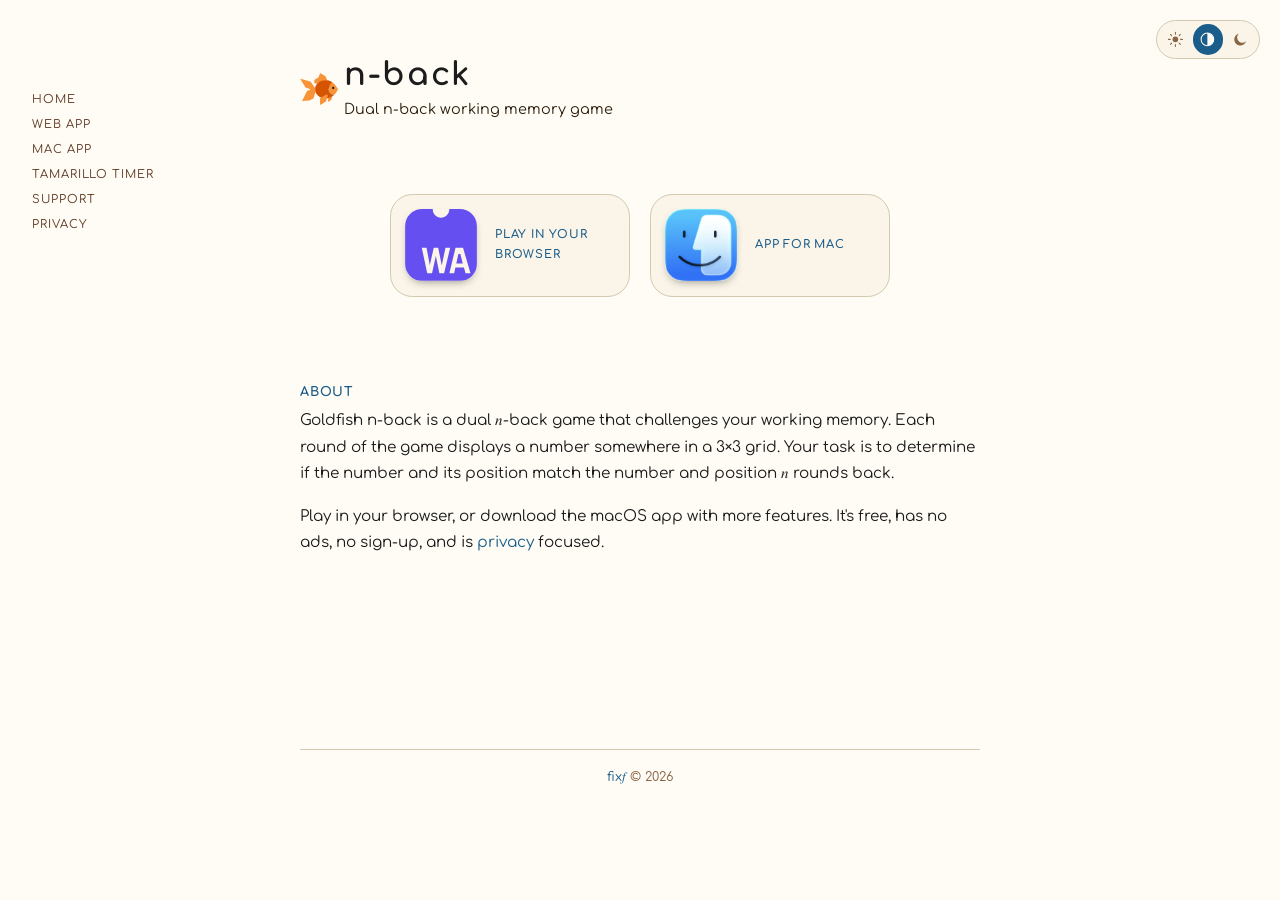
<file: index.html>
<!DOCTYPE html>
<html lang="en">

<head>
  <title>Goldfish n-back: Dual n-back working memory game</title>
  <meta name="viewport" content="width=device-width, initial-scale=1.0">
  <meta charset="utf-8">
  <script>(function(){try{var t=localStorage.getItem('theme');if(t==='light'||t==='dark'){document.documentElement.setAttribute('data-theme',t);}}catch(e){}})();</script>
  <meta name="description" content="Play Goldfish n-back in your browser or download the app. It's free. No sign-up. No ads. Challenge your working memory with the classic dual n-back game.">
  <meta name="robots" content="index, follow">

  <link rel="canonical" href="https://nback.xyz/">
  <link rel="icon" type="image/svg+xml" href="/favicon.svg">
  <link rel="apple-touch-icon" href="/apple-touch-icon.png">

  <meta property="og:type" content="website">
  <meta property="og:url" content="https://nback.xyz/">
  <meta property="og:title" content="Goldfish n-back">
  <meta property="og:description" content="A free dual n-back working memory game — play in your browser or download for Mac.">
  <meta property="og:image" content="https://nback.xyz/og-image.png">

  <!-- Shared studio chrome + app-specific overrides — both plain assets at the root. -->
  <link rel="stylesheet" href="/style.css">
  <link rel="stylesheet" href="/nback.css">
  <script src="/theme.js" defer></script>

  <script data-goatcounter="https://fixf.goatcounter.com/count"
          async src="//gc.zgo.at/count.js"></script>

  <script type="application/ld+json">
  {
    "@context": "https://schema.org",
    "@type": "SoftwareApplication",
    "name": "Goldfish n-back",
    "applicationCategory": "GameApplication",
    "operatingSystem": "Web, macOS",
    "url": "https://nback.xyz/",
    "downloadUrl": "https://nback.xyz/GoldfishNback.dmg",
    "screenshot": "https://nback.xyz/screenshots/main.2560.png",
    "offers": {
      "@type": "Offer",
      "price": "0",
      "priceCurrency": "USD"
    }
  }
  </script>
</head>

<body>

  <div class="theme-toggle" role="radiogroup" aria-label="Theme">
      <button type="button" data-theme-choice="light" role="radio" aria-checked="false" aria-label="Light" title="Light">
        <svg class="theme-toggle-icon" viewBox="0 0 24 24" aria-hidden="true">
          <circle cx="12" cy="12" r="4" fill="currentColor"/>
          <g stroke="currentColor" stroke-width="1.5" stroke-linecap="round">
            <line x1="12" y1="2" x2="12" y2="4.5"/>
            <line x1="12" y1="19.5" x2="12" y2="22"/>
            <line x1="2" y1="12" x2="4.5" y2="12"/>
            <line x1="19.5" y1="12" x2="22" y2="12"/>
            <line x1="4.93" y1="4.93" x2="6.64" y2="6.64"/>
            <line x1="17.36" y1="17.36" x2="19.07" y2="19.07"/>
            <line x1="4.93" y1="19.07" x2="6.64" y2="17.36"/>
            <line x1="17.36" y1="6.64" x2="19.07" y2="4.93"/>
          </g>
        </svg>
      </button>
      <button type="button" data-theme-choice="auto" role="radio" aria-checked="true" aria-label="Match system" title="Match system">
        <svg class="theme-toggle-icon" viewBox="0 0 24 24" aria-hidden="true">
          <circle cx="12" cy="12" r="9" fill="none" stroke="currentColor" stroke-width="1.5"/>
          <path d="M12 3a9 9 0 0 1 0 18Z" fill="currentColor"/>
        </svg>
      </button>
      <button type="button" data-theme-choice="dark" role="radio" aria-checked="false" aria-label="Dark" title="Dark">
        <svg class="theme-toggle-icon" viewBox="0 0 24 24" aria-hidden="true">
          <path d="M20 14.5A8.5 8.5 0 1 1 9.5 4a7 7 0 0 0 10.5 10.5Z" fill="currentColor"/>
        </svg>
      </button>
    </div>

  <div class="content">
    <div class="title-row">
      <img class="title-icon" src="/Goldfish20260726.svg" alt="" />
      <div class="title-text">
        <h1>n-back</h1>
        <p class="subtitle">Dual n-back working memory game</p>
      </div>
    </div>
  </div>

  <div class="content landing-cards">
    <a class="app-card" href="/web.html" aria-label="Play Goldfish n-back in your browser"
       data-goatcounter-click="play-web" data-goatcounter-title="Play in your browser">
      <img class="app-icon" src="/WebAssembly.svg" alt="" width="598" height="506" loading="eager">
      <span class="app-label">Play in your browser</span>
    </a>
    <a class="app-card" href="/mac.html" aria-label="Download Goldfish n-back for macOS"
       data-goatcounter-click="download-macos" data-goatcounter-title="Download for macOS">
      <img class="app-icon" src="/macOS.png" alt="" width="1024" height="1024" loading="eager">
      <div class="app-label">App for mac</div>
    </a>
  </div>

  <div class="content prose">
    <h2>About</h2>
    <p>
     Goldfish n-back is a dual 𝑛-back game that challenges your working memory.
     Each round of the game displays a number somewhere in a 3&times;3 grid.
     Your task is to determine if the number and its position match the number
     and position 𝑛 rounds back.
    </p>
    <p>
      Play in your browser, or download the macOS app with more features.
      It's free, has no ads, no sign-up, and is
      <a href="/privacy.html">privacy</a> focused.
    </p>
  </div>

  <nav class="sidebar" aria-label="Site links">
    <a class="sidebar-link" href="/">Home</a>
    <a class="sidebar-link" href="/web.html">Web App</a>
    <a class="sidebar-link" href="/mac.html">Mac App</a>
    <a class="sidebar-link" href="https://tamarillo.nz">Tamarillo Timer</a>
    <a class="sidebar-link" href="/support.html">Support</a>
    <a class="sidebar-link" href="/privacy.html">Privacy</a>
  </nav>

  <footer>
    <p><a href="https://fixf.dev/">fix𝑓</a> © 2026</p>
  </footer>

</body>

</html>
</file>
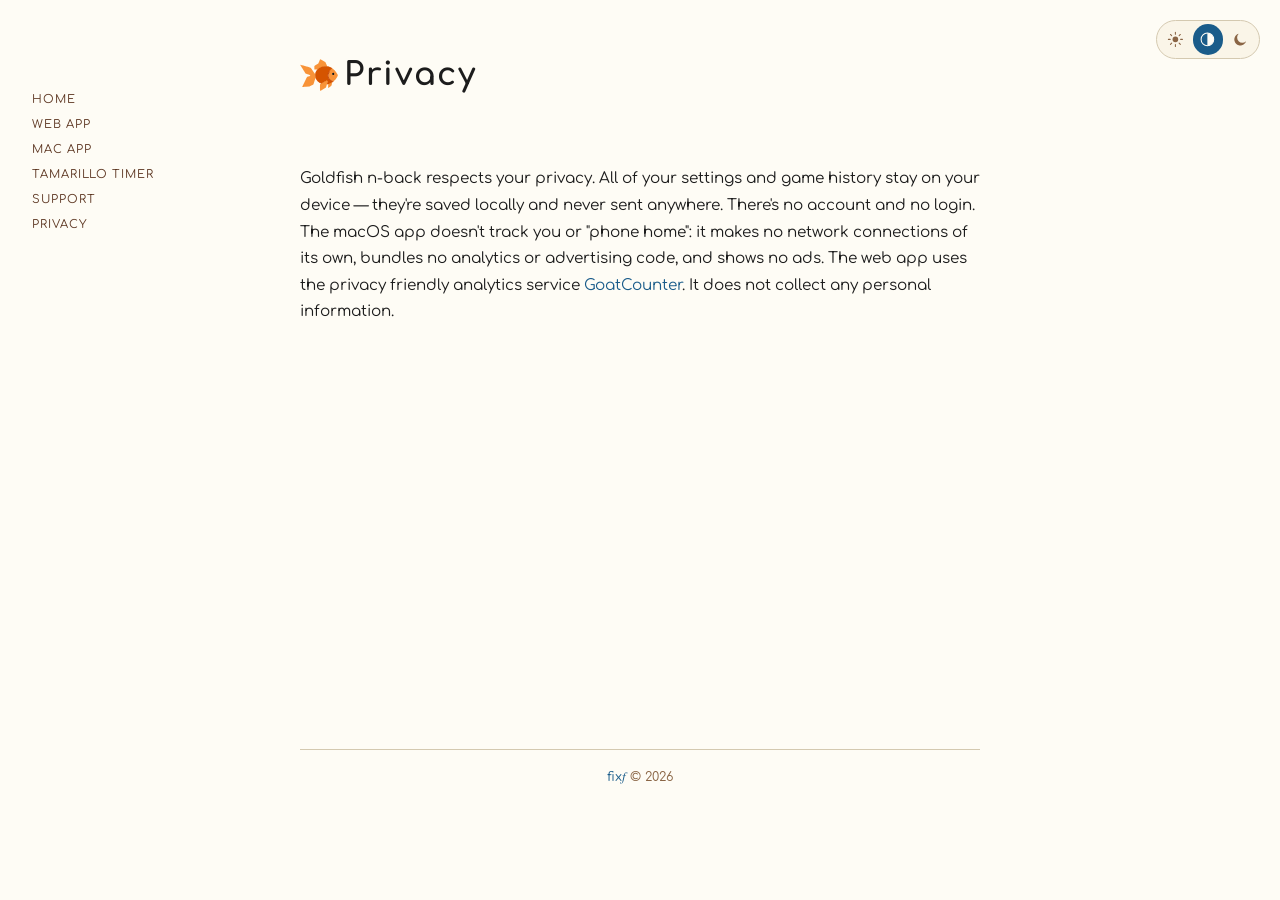
<file: privacy.html>
<!DOCTYPE html>
<html lang="en">

<head>
  <title>Privacy — goldfish n-back</title>
  <meta name="viewport" content="width=device-width, initial-scale=1.0">
  <meta charset="utf-8">
  <script>(function(){try{var t=localStorage.getItem('theme');if(t==='light'||t==='dark'){document.documentElement.setAttribute('data-theme',t);}}catch(e){}})();</script>
  <meta name="description" content="Privacy policy for Goldfish n-back — dual n-back working memory game for macOS.">
  <meta name="robots" content="noindex, follow">

  <link rel="canonical" href="https://nback.xyz/privacy.html">
  <link rel="icon" type="image/svg+xml" href="/favicon.svg">
  <link rel="apple-touch-icon" href="/apple-touch-icon.png">

  <!-- Shared studio chrome + app-specific overrides — both plain assets at the root. -->
  <link rel="stylesheet" href="/style.css">
  <link rel="stylesheet" href="/nback.css">
  <script src="/theme.js" defer></script>

  <script data-goatcounter="https://fixf.goatcounter.com/count"
          async src="//gc.zgo.at/count.js"></script>
</head>

<body>

  <div class="theme-toggle" role="radiogroup" aria-label="Theme">
      <button type="button" data-theme-choice="light" role="radio" aria-checked="false" aria-label="Light" title="Light">
        <svg class="theme-toggle-icon" viewBox="0 0 24 24" aria-hidden="true">
          <circle cx="12" cy="12" r="4" fill="currentColor"/>
          <g stroke="currentColor" stroke-width="1.5" stroke-linecap="round">
            <line x1="12" y1="2" x2="12" y2="4.5"/>
            <line x1="12" y1="19.5" x2="12" y2="22"/>
            <line x1="2" y1="12" x2="4.5" y2="12"/>
            <line x1="19.5" y1="12" x2="22" y2="12"/>
            <line x1="4.93" y1="4.93" x2="6.64" y2="6.64"/>
            <line x1="17.36" y1="17.36" x2="19.07" y2="19.07"/>
            <line x1="4.93" y1="19.07" x2="6.64" y2="17.36"/>
            <line x1="17.36" y1="6.64" x2="19.07" y2="4.93"/>
          </g>
        </svg>
      </button>
      <button type="button" data-theme-choice="auto" role="radio" aria-checked="true" aria-label="Match system" title="Match system">
        <svg class="theme-toggle-icon" viewBox="0 0 24 24" aria-hidden="true">
          <circle cx="12" cy="12" r="9" fill="none" stroke="currentColor" stroke-width="1.5"/>
          <path d="M12 3a9 9 0 0 1 0 18Z" fill="currentColor"/>
        </svg>
      </button>
      <button type="button" data-theme-choice="dark" role="radio" aria-checked="false" aria-label="Dark" title="Dark">
        <svg class="theme-toggle-icon" viewBox="0 0 24 24" aria-hidden="true">
          <path d="M20 14.5A8.5 8.5 0 1 1 9.5 4a7 7 0 0 0 10.5 10.5Z" fill="currentColor"/>
        </svg>
      </button>
    </div>

  <div class="content">
    <a href="/" class="title-row">
      <img class="title-icon" src="/Goldfish20260726.svg" alt="">
      <h1>Privacy</h1>
    </a>
  </div>

  <div class="content prose">
    <p>
    Goldfish n-back respects your privacy.
    All of your settings and game history stay on your device — they're saved locally and never sent anywhere.
    There's no account and no login.
    The macOS app doesn't track you or "phone home": it makes no network connections of its own, bundles no analytics or advertising code, and shows no ads.
    The web app uses the privacy friendly analytics service <a href="https://www.goatcounter.com/">GoatCounter</a>.
    It does not collect any personal information.
    </p>
  </div>

  <nav class="sidebar" aria-label="Site links">
    <a class="sidebar-link" href="/">Home</a>
    <a class="sidebar-link" href="/web.html">Web App</a>
    <a class="sidebar-link" href="/mac.html">Mac App</a>
    <a class="sidebar-link" href="https://tamarillo.nz">Tamarillo Timer</a>
    <a class="sidebar-link" href="/support.html">Support</a>
    <a class="sidebar-link" href="/privacy.html">Privacy</a>
  </nav>

  <footer>
    <p><a href="https://fixf.dev/">fix𝑓</a> © 2026</p>
  </footer>

</body>

</html>
</file>
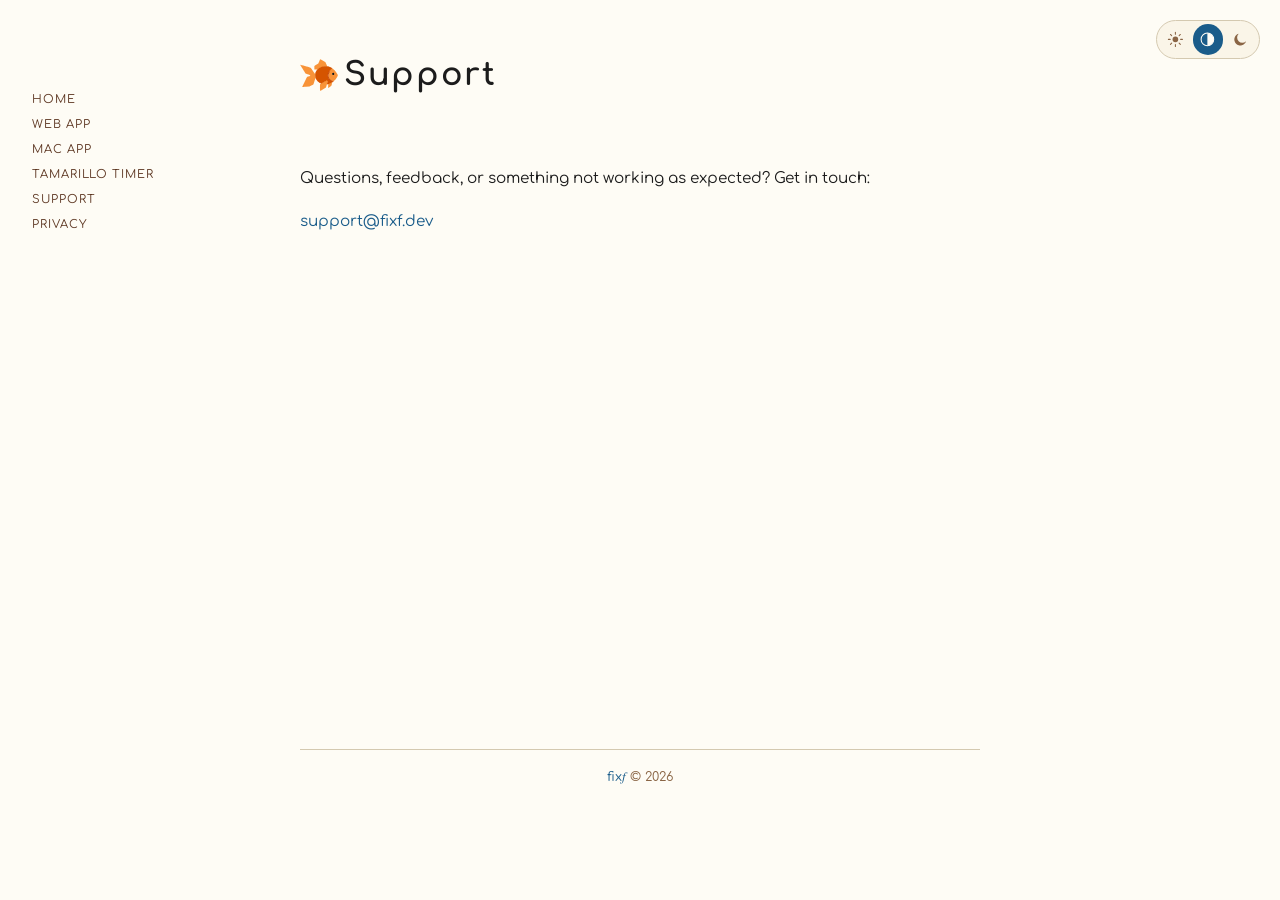
<file: support.html>
<!DOCTYPE html>
<html lang="en">

<head>
  <title>Support — goldfish n-back</title>
  <meta name="viewport" content="width=device-width, initial-scale=1.0">
  <meta charset="utf-8">
  <script>(function(){try{var t=localStorage.getItem('theme');if(t==='light'||t==='dark'){document.documentElement.setAttribute('data-theme',t);}}catch(e){}})();</script>
  <meta name="description" content="Support and contact for n-back — dual n-back working memory game">
  <meta name="robots" content="noindex, follow">

  <link rel="canonical" href="https://nback.xyz/support.html">
  <link rel="icon" type="image/svg+xml" href="/favicon.svg">
  <link rel="apple-touch-icon" href="/apple-touch-icon.png">

  <!-- Shared studio chrome + app-specific overrides — both plain assets at the root. -->
  <link rel="stylesheet" href="/style.css">
  <link rel="stylesheet" href="/nback.css">
  <script src="/theme.js" defer></script>

  <script data-goatcounter="https://fixf.goatcounter.com/count"
          async src="//gc.zgo.at/count.js"></script>
</head>

<body>

  <div class="theme-toggle" role="radiogroup" aria-label="Theme">
      <button type="button" data-theme-choice="light" role="radio" aria-checked="false" aria-label="Light" title="Light">
        <svg class="theme-toggle-icon" viewBox="0 0 24 24" aria-hidden="true">
          <circle cx="12" cy="12" r="4" fill="currentColor"/>
          <g stroke="currentColor" stroke-width="1.5" stroke-linecap="round">
            <line x1="12" y1="2" x2="12" y2="4.5"/>
            <line x1="12" y1="19.5" x2="12" y2="22"/>
            <line x1="2" y1="12" x2="4.5" y2="12"/>
            <line x1="19.5" y1="12" x2="22" y2="12"/>
            <line x1="4.93" y1="4.93" x2="6.64" y2="6.64"/>
            <line x1="17.36" y1="17.36" x2="19.07" y2="19.07"/>
            <line x1="4.93" y1="19.07" x2="6.64" y2="17.36"/>
            <line x1="17.36" y1="6.64" x2="19.07" y2="4.93"/>
          </g>
        </svg>
      </button>
      <button type="button" data-theme-choice="auto" role="radio" aria-checked="true" aria-label="Match system" title="Match system">
        <svg class="theme-toggle-icon" viewBox="0 0 24 24" aria-hidden="true">
          <circle cx="12" cy="12" r="9" fill="none" stroke="currentColor" stroke-width="1.5"/>
          <path d="M12 3a9 9 0 0 1 0 18Z" fill="currentColor"/>
        </svg>
      </button>
      <button type="button" data-theme-choice="dark" role="radio" aria-checked="false" aria-label="Dark" title="Dark">
        <svg class="theme-toggle-icon" viewBox="0 0 24 24" aria-hidden="true">
          <path d="M20 14.5A8.5 8.5 0 1 1 9.5 4a7 7 0 0 0 10.5 10.5Z" fill="currentColor"/>
        </svg>
      </button>
    </div>

  <div class="content">
    <a href="/" class="title-row">
      <img class="title-icon" src="/Goldfish20260726.svg" alt="">
      <h1>Support</h1>
    </a>
  </div>

  <div class="content prose">
    <p>Questions, feedback, or something not working as expected? Get in touch:</p>
    <p><a href="mailto:support@fixf.dev">support@fixf.dev</a></p>
  </div>

  <nav class="sidebar" aria-label="Site links">
    <a class="sidebar-link" href="/">Home</a>
    <a class="sidebar-link" href="/web.html">Web App</a>
    <a class="sidebar-link" href="/mac.html">Mac App</a>
    <a class="sidebar-link" href="https://tamarillo.nz">Tamarillo Timer</a>
    <a class="sidebar-link" href="/support.html">Support</a>
    <a class="sidebar-link" href="/privacy.html">Privacy</a>
  </nav>

  <footer>
    <p><a href="https://fixf.dev/">fix𝑓</a> © 2026</p>
  </footer>

</body>

</html>
</file>
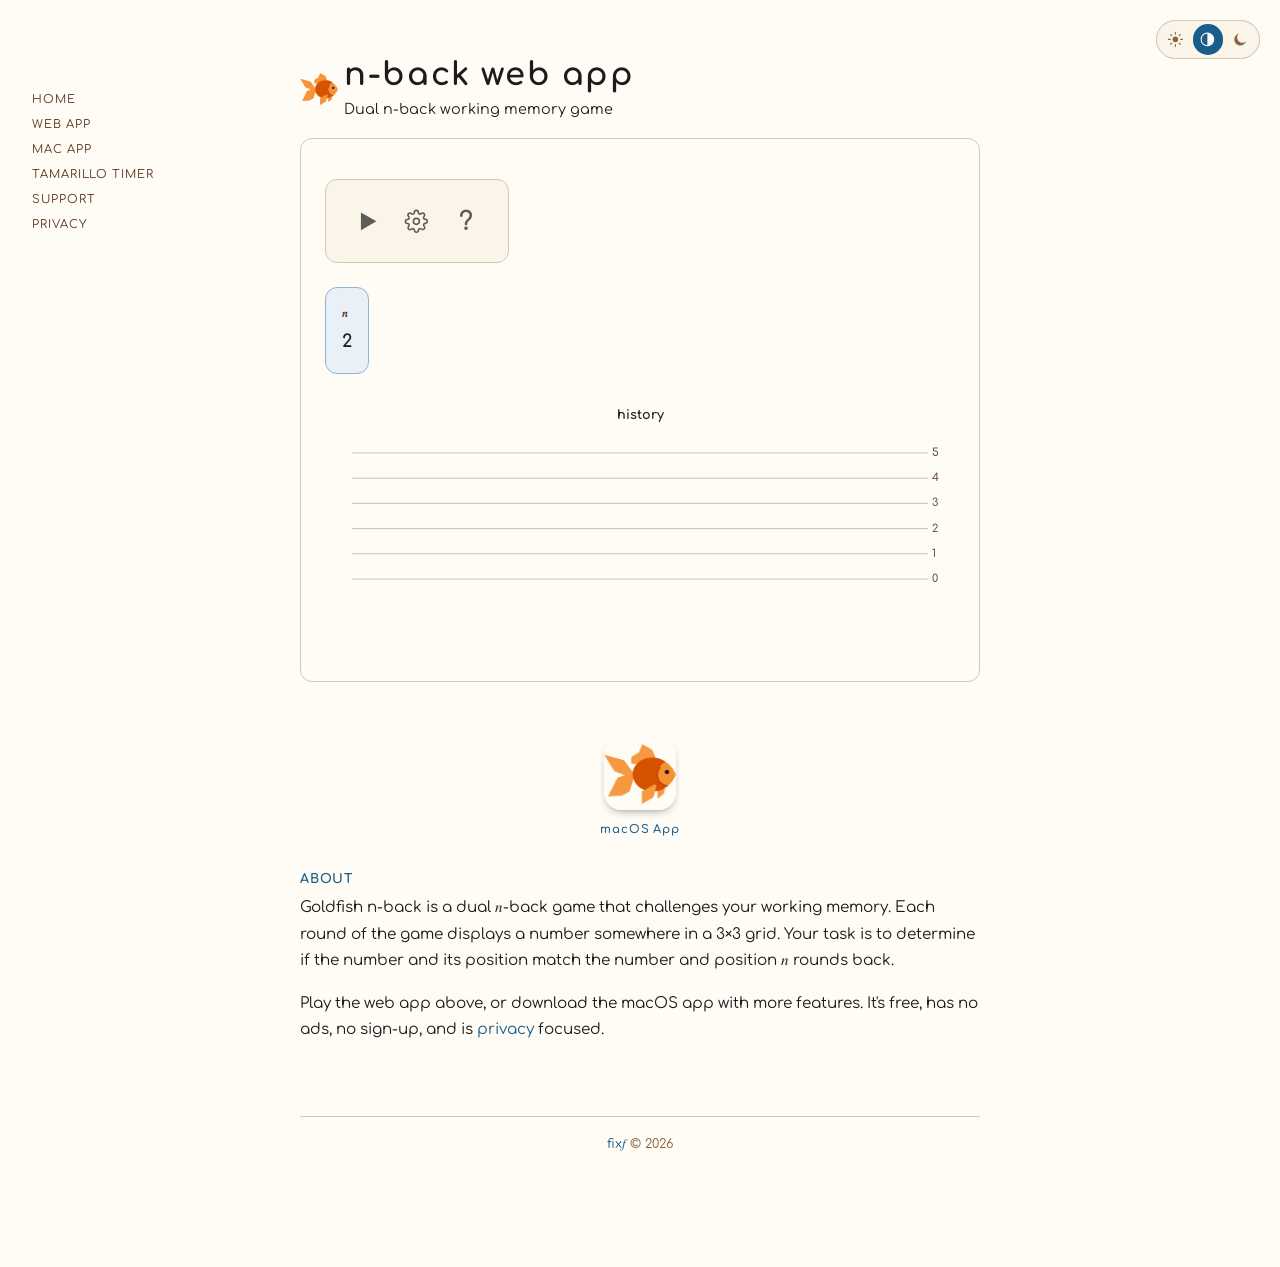
<file: web.html>
<!DOCTYPE html>
<html lang="en">

<head>
  <title>Goldfish n-back: Dual n-back working memory web game</title>
  <meta name="viewport" content="width=device-width, initial-scale=1.0">
  <meta charset="utf-8">
  <script>(function(){try{var t=localStorage.getItem('theme');if(t==='light'||t==='dark'){document.documentElement.setAttribute('data-theme',t);}}catch(e){}})();</script>
  <meta name="description" content="Play Goldfish n-back in your browser or download the app. It's free. No sign-up. No ads. Challenge your working memory with the callsic dual n-back game.">
  <meta name="robots" content="index, follow">

  <link rel="canonical" href="https://nback.xyz/web.html">
  <link rel="icon" type="image/svg+xml" href="/favicon.svg">
  <link rel="apple-touch-icon" href="/apple-touch-icon.png">

  <meta property="og:type" content="website">
  <meta property="og:url" content="https://nback.xyz/web.html">
  <meta property="og:title" content="Goldfish n-back">
  <meta property="og:description" content="A free dual n-back working memory game — play in your browser or download for Mac.">
  <meta property="og:image" content="https://nback.xyz/og-image.png">

  <!-- Shared studio chrome + app-specific overrides — both plain assets at the root. -->
  <link rel="stylesheet" href="/style.css">
  <link rel="stylesheet" href="/nback.css">
  <script src="/theme.js" defer></script>

  <script data-goatcounter="https://fixf.goatcounter.com/count"
          async src="//gc.zgo.at/count.js"></script>

  <script type="application/ld+json">
  {
    "@context": "https://schema.org",
    "@type": "SoftwareApplication",
    "name": "Goldfish n-back",
    "applicationCategory": "GameApplication",
    "operatingSystem": "Web, macOS",
    "url": "https://nback.xyz/",
    "downloadUrl": "https://nback.xyz/GoldfishNback.dmg",
    "screenshot": "https://nback.xyz/screenshots/main.2560.png",
    "offers": {
      "@type": "Offer",
      "price": "0",
      "priceCurrency": "USD"
    }
  }
  </script>
<link rel="modulepreload" href="/nback-154baac3eb8148a7.js" crossorigin="anonymous" integrity="sha384-X7KngTcQNGqczsSNl9/RFUdP1yiWFfVpEJgB664jguf8J4J+xSvVYvaPMmm6/gPb"><link rel="preload" href="/nback-154baac3eb8148a7_bg.wasm" crossorigin="anonymous" integrity="sha384-7VuMZX9f7pvvJVPO2RE8WBchvkiXSYkErlpwAYls4DT7ZwhfGcP0aPD7Cz1XPEQF" as="fetch" type="application/wasm"></head>

<body>

  <div class="theme-toggle" role="radiogroup" aria-label="Theme">
      <button type="button" data-theme-choice="light" role="radio" aria-checked="false" aria-label="Light" title="Light">
        <svg class="theme-toggle-icon" viewBox="0 0 24 24" aria-hidden="true">
          <circle cx="12" cy="12" r="4" fill="currentColor"/>
          <g stroke="currentColor" stroke-width="1.5" stroke-linecap="round">
            <line x1="12" y1="2" x2="12" y2="4.5"/>
            <line x1="12" y1="19.5" x2="12" y2="22"/>
            <line x1="2" y1="12" x2="4.5" y2="12"/>
            <line x1="19.5" y1="12" x2="22" y2="12"/>
            <line x1="4.93" y1="4.93" x2="6.64" y2="6.64"/>
            <line x1="17.36" y1="17.36" x2="19.07" y2="19.07"/>
            <line x1="4.93" y1="19.07" x2="6.64" y2="17.36"/>
            <line x1="17.36" y1="6.64" x2="19.07" y2="4.93"/>
          </g>
        </svg>
      </button>
      <button type="button" data-theme-choice="auto" role="radio" aria-checked="true" aria-label="Match system" title="Match system">
        <svg class="theme-toggle-icon" viewBox="0 0 24 24" aria-hidden="true">
          <circle cx="12" cy="12" r="9" fill="none" stroke="currentColor" stroke-width="1.5"/>
          <path d="M12 3a9 9 0 0 1 0 18Z" fill="currentColor"/>
        </svg>
      </button>
      <button type="button" data-theme-choice="dark" role="radio" aria-checked="false" aria-label="Dark" title="Dark">
        <svg class="theme-toggle-icon" viewBox="0 0 24 24" aria-hidden="true">
          <path d="M20 14.5A8.5 8.5 0 1 1 9.5 4a7 7 0 0 0 10.5 10.5Z" fill="currentColor"/>
        </svg>
      </button>
    </div>

  <div class="content">
    <a href="/" class="title-row">
      <img class="title-icon" src="/Goldfish20260726.svg" alt="" />
      <div class="title-text">
        <h1>n-back web app</h1>
        <p class="subtitle">Dual n-back working memory game</p>
      </div>
    </a>
    <div id="id-app-container" class="app-container">
      <div id="id-app"></div>
    </div>
  </div>
  <a class="app-badge" href="/mac.html" aria-label="Goldfish n-back for macOS">
    <img class="app-icon" src="/Goldfish20260722.png" alt="" width="598" height="506" loading="lazy">
    <span class="app-badge-label">macOS App</span>
  </a>
  <div class="content prose">
    <h2>About</h2>
    <p>
     Goldfish n-back is a dual 𝑛-back game that challenges your working memory.
     Each round of the game displays a number somewhere in a 3&times;3 grid.
     Your task is to determine if the number and its position match the number
     and position 𝑛 rounds back.
    </p>
    <p>
      Play the web app above, or download the macOS app with more features.
      It's free, has no ads, no sign-up, and is 
      <a href="/privacy.html">privacy</a> focused.
    </p>
  </div>

  <nav class="sidebar" aria-label="Site links">
    <a class="sidebar-link" href="/">Home</a>
    <a class="sidebar-link" href="/web.html">Web App</a>
    <a class="sidebar-link" href="/mac.html">Mac App</a>
    <a class="sidebar-link" href="https://tamarillo.nz">Tamarillo Timer</a>
    <a class="sidebar-link" href="/support.html">Support</a>
    <a class="sidebar-link" href="/privacy.html">Privacy</a>
  </nav>

  <footer>
    <p><a href="https://fixf.dev/">fix𝑓</a> © 2026</p>
  </footer>


<script type="module">
import init, * as bindings from '/nback-154baac3eb8148a7.js';
const wasm = await init({ module_or_path: '/nback-154baac3eb8148a7_bg.wasm' });


window.wasmBindings = bindings;


dispatchEvent(new CustomEvent("TrunkApplicationStarted", {detail: {wasm}}));

</script></body>

</html>
</file>
<file: style.css>
/* ============================================================
   Bauhaus / Solarized Light stylesheet
   ============================================================ */

/* Google Fonts: Comfortaa */
@import url('https://fonts.googleapis.com/css2?family=Comfortaa:wght@300;400;500;600;700&display=swap');

/* ── Design tokens ──────────────────────────────────────── */
:root {
  /* Backgrounds: cream & beige spectrum */
  --bg-page:      #fefcf5;   /* very light cream — page background */
  --bg-section:   #faf5e8;   /* slightly warmer, section backgrounds */
  --bg-beige:     #f2ead8;   /* used for table heads */
  --bg-rotd:      #eaf0f7;   /* cool blue-tinted pane for ROTD */

  /* Foreground */
  --fg-black:     #1c1c1c;   /* body text */
  --fg-brown-dk:  #2e1f0f;   /* darkest title text */
  --fg-brown:     #5c3520;   /* mid brown — subheadings, footer */
  --fg-brown-lt:  #8a6545;   /* lighter brown — captions, meta */

  /* Accents */
  --accent-blue:  #1a5c8a;   /* deep blue — links */
  --accent-red:   #8b1a1a;   /* deep red */
  --accent-yellow:#b58900;   /* rich solarized yellow */
  --accent-green: #3d6b00;   /* used sparingly */

  /* Borders */
  --border-main:  #d4c9b0;
  --border-table: #c8bda0;

  /* Typography */
  --font-main: 'Comfortaa', 'Segoe UI', sans-serif;

  /* Spacing rhythm */
  --space-xs: 0.5rem;
  --space-sm: 1rem;
  --space-md: 2rem;
  --space-lg: 3.5rem;
  --space-xl: 5rem;
}

/* ── Dark tokens — Bauhaus / Solarized Dark ─────────────────
   Applied automatically when the OS/browser reports a dark
   appearance, unless overridden by an explicit user choice
   (see [data-theme] below). Same token names, same relative
   contrast relationships, warm palette inverted onto a near-
   black ground. */
@media (prefers-color-scheme: dark) {
  :root {
    --bg-page:      #1b140d;
    --bg-section:   #221a12;
    --bg-beige:     #2b2117;
    --bg-rotd:      #16202b;

    --fg-black:     #ede4d3;
    --fg-brown-dk:  #f5ecd9;
    --fg-brown:     #d9c3a0;
    --fg-brown-lt:  #a68a68;

    --accent-blue:  #6cb6e8;
    --accent-red:   #e2726b;
    --accent-yellow:#e0b64d;
    --accent-green: #8bc34a;

    --border-main:  #4a3c2a;
    --border-table: #55442f;
  }
}

/* Explicit user choice always wins over the OS/browser default above. */
:root[data-theme="dark"] {
  --bg-page:      #1b140d;
  --bg-section:   #221a12;
  --bg-beige:     #2b2117;
  --bg-rotd:      #16202b;

  --fg-black:     #ede4d3;
  --fg-brown-dk:  #f5ecd9;
  --fg-brown:     #d9c3a0;
  --fg-brown-lt:  #a68a68;

  --accent-blue:  #6cb6e8;
  --accent-red:   #e2726b;
  --accent-yellow:#e0b64d;
  --accent-green: #8bc34a;

  --border-main:  #4a3c2a;
  --border-table: #55442f;
}

:root[data-theme="light"] {
  --bg-page:      #fefcf5;
  --bg-section:   #faf5e8;
  --bg-beige:     #f2ead8;
  --bg-rotd:      #eaf0f7;

  --fg-black:     #1c1c1c;
  --fg-brown-dk:  #2e1f0f;
  --fg-brown:     #5c3520;
  --fg-brown-lt:  #8a6545;

  --accent-blue:  #1a5c8a;
  --accent-red:   #8b1a1a;
  --accent-yellow:#b58900;
  --accent-green: #3d6b00;

  --border-main:  #d4c9b0;
  --border-table: #c8bda0;
}

/* ── Reset ──────────────────────────────────────────────── */
*, *::before, *::after {
  box-sizing: border-box;
  margin: 0;
  padding: 0;
}

/* ── A11y utility ───────────────────────────────────────── */
.sr-only {
  position: absolute;
  width: 1px;
  height: 1px;
  padding: 0;
  margin: -1px;
  overflow: hidden;
  clip: rect(0, 0, 0, 0);
  white-space: nowrap;
  border: 0;
}

/* ── Base ───────────────────────────────────────────────── */
html {
  font-size: 16px;
  scroll-behavior: smooth;
}

body {
  font-family: var(--font-main);
  background-color: var(--bg-page);
  color: var(--fg-black);
  line-height: 1.75;
  /* Wide left/right margins via padding — content is centred */
  padding: var(--space-lg) 10%;
}

/* ── Links ──────────────────────────────────────────────── */
a {
  color: var(--accent-blue);
  text-decoration: none;
}
a:hover,
a:focus {
  text-decoration: underline;
  text-underline-offset: 3px;
}

/* ── Page-level layout wrapper ──────────────────────────── */
/* All direct-body children share the same centred column */
body > div.content,
body > footer {
  max-width: 680px;
  margin-left: auto;
  margin-right: auto;
  margin-bottom: var(--space-lg);
}

/* ── Question heading ────────────────────────────────────── */
#question {
  font-size: clamp(0.85rem, 2.5vw, 1.1rem);
  font-weight: 300;
  text-transform: uppercase;
  letter-spacing: 0.2em;
  color: var(--fg-brown-lt);
  text-align: left;
  padding-top: var(--space-md);
  padding-bottom: 0;
}

/* ── Yes / No hero answer ───────────────────────────────── */
#yesno {
  display: block;
  font-family: var(--font-main);
  font-weight: 700;
  font-size: clamp(2.5rem, 9vw, 3.5rem);
  text-transform: uppercase;
  letter-spacing: 0.12em;
  line-height: 1;

  /* Gradient: dark brown → near-black */
  background: linear-gradient(160deg, var(--fg-brown-dk) 0%, var(--fg-black) 60%);
  -webkit-background-clip: text;
  -webkit-text-fill-color: transparent;
  background-clip: text;

  padding: var(--space-xs) 0 var(--space-sm);
  text-align: left;
}

/* Wrapper div for yesno — no separator */
div.content:has(#yesno) {
  margin-bottom: var(--space-md);
}

/* ── Aside — shared narrow right-aligned pane ───────────── */
/* Used by both p.rotd and .totals. Split back out per-class if the
   two ever visually diverge. */
.aside {
  background-color: var(--bg-rotd);
  border-radius: 0.875rem;
  border-left: 4px solid var(--accent-blue);
  padding: 1.1rem 1.5rem;
  color: var(--fg-brown-dk);
  max-width: 52%;
  margin-left: auto;
  margin-right: 0;
  margin-top: var(--space-lg);
  margin-bottom: var(--space-lg);
}

/* ── RotD body — italic quote below the shared aside title ── */
.rotd-body {
  font-style: italic;
  font-size: 0.88rem;
  line-height: 1.6;
}

.rotd-body a {
  color: var(--accent-blue);
  font-style: normal;
}

/* ── "More RotD…" link — homepage only, sits inside .aside.rotd ─ */
.aside.rotd .rotd-more {
  display: block;
  margin-top: 0.6rem;
  font-size: 0.7rem;
  text-transform: uppercase;
  letter-spacing: 0.08em;
  color: var(--fg-brown-lt);
  text-align: right;
}

.aside.rotd .rotd-more:hover,
.aside.rotd .rotd-more:focus {
  color: var(--accent-blue);
  text-decoration: none;
}

/* ── Discussion content ─────────────────────────────────── */
p.content {
  margin-bottom: 1.4rem;
  font-size: 1rem;
  color: var(--fg-black);
  text-align: justify;
  hyphens: auto;
}

p.content:last-of-type {
  margin-bottom: 0;
}

p.content strong {
  font-weight: 700;
  color: var(--fg-brown-dk);
}

/* ── Lists ──────────────────────────────────────────────── */
ul, ol {
  padding-left: 1.5rem;
  margin-bottom: var(--space-sm);
}

li {
  margin-bottom: 0.35rem;
}

/* ── Headings ───────────────────────────────────────────── */
h1, h2, h3, h4 {
  font-family: var(--font-main);
  text-transform: uppercase;
  letter-spacing: 0.05em;
  line-height: 1.2;
  margin-bottom: var(--space-sm);
}

h1 {
  font-size: 2rem;
  font-weight: 700;
  color: var(--fg-black);
}

h2 {
  font-size: 1.4rem;
  font-weight: 600;
  color: var(--fg-brown-dk);
  margin-top: var(--space-md);
  padding-bottom: 0.3em;
}

h3 {
  font-size: 1rem;
  font-weight: 600;
  color: var(--fg-brown);
  margin-top: var(--space-sm);
}

/* ── Tables ─────────────────────────────────────────────── */
table.content {
  width: 100%;
  border-collapse: collapse;
  margin: var(--space-md) 0;
  font-size: 0.875rem;
  line-height: 1.5;
}

/* Column headers styled like h3 */
table.content thead th {
  font-family: var(--font-main);
  font-weight: 600;
  font-size: 0.75rem;
  text-transform: uppercase;
  letter-spacing: 0.06em;
  color: var(--fg-brown);
  background-color: var(--bg-beige);
  padding: 0.625rem 0.875rem;
  text-align: left;
  border-top: 1px solid var(--border-table);
  border-bottom: 1px solid var(--border-table);
}

table.content thead th:not(:last-child) {
  border-right: 1px solid var(--border-table);
}

table.content tbody td {
  padding: 0.6rem 0.875rem;
  vertical-align: top;
  border-bottom: 1px solid var(--border-table);
}

table.content tbody td:not(:last-child) {
  border-right: 1px solid var(--border-table);
}

table.content tbody tr:last-child td {
  border-bottom: none;
}

table.content tbody tr:nth-child(even) {
  background-color: var(--bg-section);
}

table.content tbody strong {
  font-weight: 600;
  color: var(--fg-brown-dk);
}

/* ── Aside title — shared header for totals and RotD panes ── */
.aside-title {
  font-weight: 700;
  text-transform: uppercase;
  letter-spacing: 0.06em;
  font-size: 0.7rem;
  color: var(--accent-blue);
  margin-bottom: var(--space-xs);
}

/* Show a subtle cursor hint when the title has a native tooltip. */
.aside-title[title] {
  cursor: help;
}

/* Archive date headers are permalinks — keep the title's own styling. */
.aside-title a {
  color: inherit;
}

/* Flag the entry a permalink landed on. */
.aside.rotd:target {
  border-left-color: var(--accent-red);
}

/* ── Running totals — left-aligned variant ──────────────── */
.aside.totals {
  margin-left: 0;
  margin-right: auto;
}

/* ── Running totals — pane interior ────────────────────── */

.total-item {
  display: flex;
  justify-content: space-between;
  align-items: baseline;
  gap: var(--space-md);
}

.total-item + .total-item {
  margin-top: 0.2rem;
}

.total-label {
  font-size: 0.88rem;
  color: var(--fg-brown-dk);
}

.total-value {
  font-family: ui-monospace, 'SF Mono', 'Menlo', 'Consolas', monospace;
  font-size: 1rem;
  font-weight: 750;
  color: var(--fg-brown-dk);
  font-variant-numeric: tabular-nums;
  text-align: right;
}

.total-item.spend .total-value   { color: var(--accent-red); }
.total-item.revenue .total-value { color: var(--accent-green); }

/* ── Footnote references (superscript links in totals labels) ── */
.fn-ref {
  font-size: 0.6em;
  color: var(--fg-brown-lt);
  text-decoration: none;
  vertical-align: super;
  line-height: 0;
  margin-left: 0.15em;
  font-style: normal;
}

.fn-ref:hover {
  color: var(--accent-blue);
}

/* ── Footnotes block ────────────────────────────────────── */
.footnotes {
  border-top: 1px solid var(--border-main);
  padding-top: var(--space-sm);
}

.footnote {
  font-size: 0.75rem;
  color: var(--fg-brown-lt);
  font-style: italic;
  line-height: 1.55;
  margin-bottom: 0.4rem;
}

.footnote:last-child {
  margin-bottom: 0;
}

.footnote sup {
  font-style: normal;
  color: var(--fg-brown-lt);
  margin-right: 0.2em;
}

.footnote strong {
  font-style: normal;
  font-weight: 600;
  color: var(--fg-brown);
}

/* ── RotD archive — /rotd/ list pages ──────────────────── */
/* Header block above the list */
.archive-header {
  margin-top: var(--space-sm);
  margin-bottom: var(--space-md);
}

.archive-header h1 {
  font-size: 1.6rem;
  font-weight: 700;
  color: var(--fg-brown-dk);
  margin-bottom: 0.5rem;
}


/* Left-align + full-width the aside cards when they're in the archive list */
.rotd-list .aside.rotd {
  max-width: 100%;
  margin-left: 0;
  margin-right: 0;
  margin-top: var(--space-md);
  margin-bottom: var(--space-md);
}

.rotd-list .aside.rotd:first-child {
  margin-top: 0;
}

/* ── Pager — prev/next navigation on archive pages ─────── */
.pager {
  display: flex;
  justify-content: space-between;
  align-items: center;
  gap: var(--space-sm);
  padding-top: var(--space-sm);
  padding-bottom: var(--space-md);
  margin-top: var(--space-md);
  font-size: 0.85rem;
}

.pager-newer,
.pager-older {
  color: var(--accent-blue);
  text-decoration: none;
  font-weight: 500;
  letter-spacing: 0.04em;
}

.pager-newer:hover,
.pager-older:hover {
  text-decoration: underline;
  text-underline-offset: 3px;
}

.pager-page {
  color: var(--fg-brown-lt);
  font-size: 0.72rem;
  text-transform: uppercase;
  letter-spacing: 0.1em;
}

.pager-placeholder {
  display: inline-block;
  min-width: 1px;
}

/* ── Sidebar — flat site nav, identical on every page ───── */
/* Narrow viewports: a centred horizontal strip above the footer.
   Wide viewports (≥1120px, where a rail clears the 680px column):
   a fixed rail in the left gutter. */
.sidebar {
  max-width: 680px;
  margin: 0 auto var(--space-md);
  display: flex;
  flex-wrap: wrap;
  justify-content: center;
  column-gap: 1.5rem;
  row-gap: 0.35rem;
}

.sidebar-link {
  font-size: 0.72rem;
  text-transform: uppercase;
  letter-spacing: 0.08em;
  color: var(--fg-brown);
}

.sidebar-link:hover,
.sidebar-link:focus {
  color: var(--accent-blue);
}

/* Inline icon links (e.g. Bluesky) sit at text height and inherit the
   link colour, hover included. */
.sidebar-link .sidebar-icon {
  height: 1em;
  width: auto;
  fill: currentColor;
  vertical-align: -0.125em;
}

@media (min-width: 1120px) {
  .sidebar {
    position: fixed;
    top: calc(var(--space-lg) + var(--space-md));
    left: 2rem;
    width: 11rem;
    display: block;
    margin: 0;
  }

  .sidebar-link {
    display: block;
    padding: 0.15rem 0;
  }
}

/* ── Prose pages (privacy etc.) — long-form text in the column ── */
.prose p {
  margin-bottom: 1rem;
  font-size: 0.95rem;
}

.prose ul {
  margin-bottom: var(--space-sm);
  font-size: 0.95rem;
}

/* Section headings in the aside-title language — no underlines */
.prose h2 {
  font-size: 0.8rem;
  font-weight: 700;
  letter-spacing: 0.06em;
  color: var(--accent-blue);
  border-bottom: none;
  padding-bottom: 0;
  margin-top: var(--space-md);
  margin-bottom: var(--space-xs);
}

.prose h3 {
  font-size: 0.9rem;
  color: var(--fg-brown);
  margin-top: var(--space-sm);
  margin-bottom: var(--space-xs);
}

.prose-meta {
  color: var(--fg-brown-lt);
  font-size: 0.8rem;
}

/* ── Ad slot ────────────────────────────────────────────── */
.ad-slot {
  max-width: 680px;
  margin-left: auto;
  margin-right: auto;
  margin-bottom: var(--space-lg);
  text-align: center;
}

/* ── Footer ─────────────────────────────────────────────── */
footer {
  border-top: 1px solid var(--border-main);
  padding-top: var(--space-sm);
  color: var(--fg-brown-lt);
  font-size: 0.8rem;
  text-align: center;
  max-width: 680px;
  margin-left: auto;
  margin-right: auto;
  margin-bottom: 0;
}

footer a:hover {
  color: var(--accent-blue);
}

/* ── Theme toggle — floating light/auto/dark segmented control ── */
.theme-toggle {
  position: fixed;
  top: 1.25rem;
  right: 1.25rem;
  z-index: 1000;
  display: flex;
  gap: 0.15rem;
  background-color: var(--bg-section);
  border: 1px solid var(--border-main);
  border-radius: 999px;
  padding: 0.2rem;
}

.theme-toggle button {
  all: unset;
  box-sizing: border-box;
  cursor: pointer;
  display: flex;
  align-items: center;
  justify-content: center;
  width: 1.9rem;
  height: 1.9rem;
  border-radius: 999px;
  color: var(--fg-brown-lt);
}

.theme-toggle button:hover,
.theme-toggle button:focus-visible {
  color: var(--accent-blue);
}

.theme-toggle button:focus-visible {
  outline: 2px solid var(--accent-blue);
  outline-offset: 2px;
}

.theme-toggle button[aria-checked="true"] {
  background-color: var(--accent-blue);
  color: var(--bg-page);
}

.theme-toggle button[aria-checked="true"]:hover,
.theme-toggle button[aria-checked="true"]:focus-visible {
  color: var(--bg-page);
}

.theme-toggle-icon {
  width: 1.05rem;
  height: 1.05rem;
  fill: currentColor;
}

/* ── Responsive: Tablet (≤ 1024px) ─────────────────────── */
@media (max-width: 1024px) {
  body {
    padding: var(--space-md) 6%;
  }
}

/* ── Responsive: Mobile (≤ 640px) ──────────────────────── */
@media (max-width: 640px) {
  body {
    padding: var(--space-sm) var(--space-sm);
  }

  body > div.content,
  body > footer {
    max-width: 100%;
  }

  p.content {
    text-align: left;
    hyphens: none;
  }

  #yesno {
    font-size: clamp(2.5rem, 16vw, 4rem);
    letter-spacing: 0.08em;
  }

  .aside {
    max-width: 100%;
    margin-left: auto;
    margin-right: auto;
    padding: 1rem 1.25rem;
    border-radius: 0.625rem;
  }

  .rotd-body { font-size: 0.88rem; }

  /* Make wide tables horizontally scrollable on small screens */
  div.content {
    overflow-x: auto;
    -webkit-overflow-scrolling: touch;
  }

  table.content {
    font-size: 0.78rem;
    min-width: 560px;
  }

  table.content thead th,
  table.content tbody td {
    padding: 0.45rem 0.625rem;
  }

  footer {
    font-size: 0.75rem;
    padding-top: var(--space-xs);
  }

  body > div.content {
    margin-bottom: var(--space-md);
  }

  .theme-toggle {
    top: 0.75rem;
    right: 0.75rem;
  }

  .theme-toggle button {
    width: 1.7rem;
    height: 1.7rem;
  }
}
</file>
<file: nback.css>
/* ============================================================
   nback — app-specific styles, loaded after the shared
   common/assets/style.css. Page ground, type, the .content
   column and footer all come from the shared sheet; this file
   styles the game UI and bridges the app's legacy tokens onto
   the common palette.
   ============================================================ */

/* ── Token bridge ────────────────────────────────────────────
   The game CSS below is keyed on the app's original
   solarized/fixf variable names. Redefine them in terms of the
   common palette so the game inherits the studio colours with
   no rule-by-rule rewrite. (Candidate for later inlining.) */
:root {
  --fixf-background:  var(--bg-page);
  --fixf-darkblue:    var(--accent-blue);
  --solarized-yellow: var(--accent-yellow);
  --solarized-orange: var(--accent-red);
  --solarized-blue:   var(--accent-blue);
  --solarized-base2:  var(--bg-beige);
  --solarized-base03: var(--fg-brown-dk);
  --solarized-base02: var(--fg-black);
  --solarized-base0:  var(--border-table);

  /* Border for the blue stat cards (main/game stat rows) — matches the
     Swift app's UXTheme.borderCardBlue exactly. Not part of the shared
     palette (common/assets/style.css) since only nback uses it so far. */
  --border-card-blue: #8fb3d4;
}

@media (prefers-color-scheme: dark) {
  :root { --border-card-blue: #3a5570; }
}
:root[data-theme="dark"]  { --border-card-blue: #3a5570; }
:root[data-theme="light"] { --border-card-blue: #8fb3d4; }

/* ── Cards ────────────────────────────────────────────────
   Shared card primitive — the CSS analog of the Swift app's
   `View.card(fill:border:)` modifier (UXTheme.swift). Used to group the
   main view's toolbar and stat row, the settings card, and the game view's
   stat row, instead of one-off styling per screen. */
.card {
  background-color: var(--bg-section);
  border: 1px solid var(--border-main);
  border-radius: 0.75rem;
  padding: 1rem;
}

/* Blue variant for stat rows (main view's n/last-score, game view's
   n/round/score) — matches Swift's bgCardBlue/borderCardBlue. */
.card-blue {
  background-color: var(--bg-rotd);
  border-color: var(--border-card-blue);
}

/* A horizontal row of name-over-value tiles inside a .card/.card-blue —
   the CSS analog of Swift's private `statTile`/`stat` helpers. */
.stat-row {
  display: flex;
  gap: 2rem;
}

.stat-tile {
  display: flex;
  flex-direction: column;
  gap: 0.15rem;
}

.stat-tile-name {
  font-size: 0.7rem;
  font-weight: 700;
  color: var(--fg-brown);
}

.stat-tile-value {
  font-size: 1.1rem;
  font-weight: 700;
  font-variant-numeric: tabular-nums;
  white-space: nowrap;
}

/* Fixed-width value column (see stat_tile::stat_tile_fixed): the ghost
   reserves the widest possible string's width via visibility: hidden
   (unlike display: none, it still takes up layout space), and the actual
   value is absolutely positioned on top of it — the CSS analog of Swift's
   `.hidden().overlay{}` trick. Used by the game view's 𝑛/round/score row so
   its width doesn't jitter as the digits change over a game. */
.stat-tile-value-wrap {
  position: relative;
  display: inline-block;
}

.stat-tile-value-ghost {
  visibility: hidden;
}

.stat-tile-value-actual {
  position: absolute;
  top: 0;
  left: 0;
}

/* Headings adopt the shared sheet — no local font/colour override. */

.title-row {
  display: flex;
  align-items: center;
  justify-content: left;
  gap: 0.4rem;
  padding-bottom: 1em;
}

.title-row h1 {
  margin-bottom: 0;
  text-transform: none;
}

.title-icon {
  height: 2rem;
  width: auto;
}

/* Title + subtitle stacked next to the logo, matching the Swift app's
   header VStack(alignment: .leading). Static chrome (see index.html) above
   the app card, rather than rendered by the Yew app — it never changes
   across screens, so it doesn't need to. */
.title-text {
  display: flex;
  flex-direction: column;
  gap: 0.15rem;
}

/* The bordered "window" the game mounts into — a .card look, but with the
   page's own background (rather than the slightly-warmer section tint)
   since this is the page's main focal point, not a subsection of it.
   Height is fixed to comfortably fit the idle main view (toolbar + stat
   row + history chart); Settings/Help/the game board fit within the same
   budget (see .game-grid-cell's reduced size) so switching screens never
   shifts the description text below. overflow-y is a safety net in case
   any screen's content runs slightly taller than expected. */
.app-container {
  background-color: var(--bg-page);
  border: 1px solid var(--border-main);
  border-radius: 0.75rem;
  padding: 1.5rem;
  height: 34rem;
  overflow-y: auto;
}

/* Settings/Help's in-app second-level header — no logo (that's part of the
   static title-row above), sits right under the back button. */
.screen-title {
  margin-top: 0.5em;
}

/* Sticky footer: nback's landing/game/settings/help screens are often
   shorter than the viewport, leaving the shared sheet's footer stranded
   right below the content instead of at the page bottom. Scoped here
   (rather than in common/assets/style.css) since that sheet is shared
   verbatim by every studio site — this pins it for nback only. */
body {
  display: flex;
  flex-direction: column;
  min-height: 100vh;
}

/* The shared sheet centers .content/footer with max-width + margin: 0 auto
   — a block-layout trick that fills available width, then caps it. Flex's
   cross-axis stretch (which would otherwise do the same job) is disabled
   by spec for any item that already has auto cross-axis margins, so these
   items would shrink to their content's width instead. Restate an explicit
   full width so the max-width/margin centering still has something to cap. */
body > div.content {
  width: 100%;
}

footer {
  width: 100%;
  margin-top: auto; /* pins it to the bottom of the min-height: 100vh body */
}


/* For mobile devices */
@media (max-width: 1000px) {
  button {
    font-size: 0.7em;
  }

  /* Size cells to the viewport (vmin) so the 3×3 board always fits the
     screen width and stays square. A fixed em size overflowed narrow
     phones; the table then compressed horizontally and cells rendered
     shorter than they were tall. Sizing to fit keeps them square and
     shrinks the board so it's no longer taller than the screen.
     vmin alone was tuned against actual phone widths (~375px → a ~60px
     cell) — fine as long as the narrower dimension stays phone-sized. On a
     portrait tablet (e.g. an iPad at 820×1180) this branch still applies
     (width ≤ 1000px), but vmin now tracks the width, not a phone's, so
     cells ballooned to ~197px and blew well past the fixed-height
     .app-container, forcing scrolling to reach the board's bottom rows.
     Capping at the desktop rule's 3.8em keeps phones exactly as before
     (16vmin stays under the cap at phone widths) while stopping cell
     growth at the same safe size the ≥1001px branch already relies on. */
  .game-grid-cell,
  .game-grid-cell-empty {
    font-size: min(16vmin, 3.8em);
  }

  /* The chart svg has no width/height attributes, so its box is normally
     auto-sized from the 350:100 viewBox ratio against whatever width it's
     given. A fixed px height fought the container width and either
     overflowed it (height set, width left to compute from the *ratio*
     instead of the container) or squished everything horizontally (height
     too tall for the actual container width, and preserveAspectRatio
     "none" stretches width/height independently to fill it). aspect-ratio
     keeps width driven by the container while relaxing the ratio a
     little — 110 (vs. the native 100) gives the right-side 𝑛 labels and
     the bottom caption a touch more headroom on narrow phones. */
  .chart {
    width: 100%;
    aspect-ratio: 350 / 110;
  }
}

/* For larger screens */
@media (min-width: 1001px) {
  button {
    font-size: 0.8em;
  }

  /* Sized to fit the fixed-height .app-container alongside the stats card
     and controls (see .app-container) — smaller than the original 5.2em so
     the game screen's total height stays within the same budget as the
     idle main view. */
  .game-grid-cell,
  .game-grid-cell-empty {
    font-size: 3.8em;
  }
}

/* Landscape iPads and un-maximized/short desktop windows: wide enough for
   the min-width:1001px rule above, but not tall enough to also fit the
   static header above .app-container. That branch sizes cells off width
   alone (3.8em, fine once the window is tall too), so on a wide-but-short
   viewport the header + fixed-height .app-container together exceed the
   viewport height, pushing the match buttons below the fold and forcing a
   page-level scroll mid-round. min-width here keeps phones (already
   handled by the vmin rule above, which accounts for height too) out of
   this bucket. Cells scale off vh — same trick as that rule, just against
   the dimension that's actually constrained here — and .app-container
   shrinks to match so its content doesn't overflow into its own
   overflow-y scrollbar instead. */
@media (min-width: 1001px) and (max-height: 750px) {
  .app-container {
    /* 9.5rem ≈ the static header's height above .app-container, plus a
       little breathing room, so the container's bottom edge stays inside
       the viewport instead of merely inside its own scroll area. */
    height: min(34rem, calc(100dvh - 9.5rem));
  }

  .game-grid-cell,
  .game-grid-cell-empty {
    font-size: 7vh;
  }
}

/* ── App page: screenshot spread + download card ─────────────
   Same layout language as the studio's other app pages
   (tamarillo.nz's tamarillo.css) — kept here rather than in the
   shared sheet since only nback and tamarillo currently use it. */
.screenshots {
  max-width: 1100px;
  margin: var(--space-sm) auto var(--space-lg);
  padding: 0 4%;
}

.screenshots-track {
  display: flex;
  gap: 1.25rem;
  overflow-x: auto;
  scroll-snap-type: x proximity;
  padding: 0.25rem 0.25rem 0.75rem;
  -webkit-overflow-scrolling: touch;
}

.screenshots-track figure {
  flex: 0 0 auto;
  width: min(80vw, 420px);
  scroll-snap-align: center;
}

.screenshots-track img {
  display: block;
  width: 100%;
  height: auto;
  border-radius: 0.9rem;
  border: 1px solid var(--border-main);
  box-shadow: 0 20px 40px -20px rgba(0, 0, 0, 0.4);
}

.screenshots-track figcaption {
  margin-top: 0.7rem;
  text-align: center;
  font-size: 0.8rem;
  color: var(--fg-brown-lt);
}

/* ── Screenshot lightbox — click a thumbnail to view it enlarged,
   sized by lightbox.js to about the width of .screenshots-track. */
.screenshot-trigger {
  display: block;
  width: 100%;
  padding: 0;
  border: 0;
  background: none;
  cursor: zoom-in;
}

.screenshot-trigger:focus-visible {
  outline: 2px solid var(--accent-blue);
  outline-offset: 4px;
  border-radius: 0.9rem;
}

.lightbox-overlay {
  position: fixed;
  inset: 0;
  z-index: 100;
  display: flex;
  align-items: center;
  justify-content: center;
  padding: 2rem;
  background: rgba(0, 0, 0, 0.85);
  cursor: zoom-out;
}

.lightbox-image {
  display: block;
  height: auto;
  max-width: 100%;
  max-height: 90vh;
  border-radius: 0.9rem;
  border: 1px solid var(--border-main);
  box-shadow: 0 30px 60px -20px rgba(0, 0, 0, 0.6);
  cursor: zoom-out;
}

body.lightbox-open {
  overflow: hidden;
}

.download-cta {
  display: flex;
  justify-content: center;
  margin-bottom: var(--space-lg);
}

/* Homepage's pair of "Play in your browser" / "Download for macOS" cards —
   same .download-card primitive as the single Mac download CTA above, laid
   out side by side and wrapping to a single column on narrow screens. */
.landing-cards {
  display: flex;
  justify-content: center;
  flex-wrap: wrap;
  gap: 1.25rem;
  margin-bottom: var(--space-lg);
}

.app-card,
.download-card {
  display: flex;
  align-items: center;
  gap: 1.1rem;
  padding: 0.9rem 1.6rem 0.9rem 0.9rem;
  border-radius: 1.4rem;
  background-color: var(--bg-section);
  border: 1px solid var(--border-main);
  transition: transform 0.15s ease, box-shadow 0.15s ease;
}

.app-card {
  width: 15em;
}

.app-card:hover,
.app-card:focus-visible,
.download-card:hover,
.download-card:focus-visible {
  text-decoration: none;
  transform: translateY(-2px);
  box-shadow: 0 14px 30px -18px rgba(0, 0, 0, 0.4);
}

.app-icon {
  flex: none;
  width: 4.5rem;
  height: 4.5rem;
  object-fit: contain;
  border-radius: 24%;
  box-shadow: 0 4px 10px -4px rgba(0, 0, 0, 0.45);
  transition: transform 0.15s ease, box-shadow 0.15s ease;
}

.app-cta {
  display: flex;
  justify-content: flex-start;
  margin-bottom: var(--space-lg);
}

.app-badge {
  display: flex;
  flex-direction: column;
  align-items: center;
  gap: 0.6rem;
}

.app-badge:hover .app-icon,
.app-badge:focus-visible .app-icon {
  transform: translateY(-2px);
  box-shadow: 0 14px 30px -18px rgba(0, 0, 0, 0.4);
}

.app-badge-label {
  font-size: 0.72rem;
  font-weight: 600;
  letter-spacing: 0.07em;
  color: var(--accent-blue);
}

.download-text {
  display: flex;
  flex-direction: column;
  gap: 0.2rem;
}

.app-name {
  font-weight: 700;
  font-size: 1.15rem;
  color: var(--fg-brown-dk);
}

.app-label,
.download-label {
  font-size: 0.72rem;
  font-weight: 600;
  text-transform: uppercase;
  letter-spacing: 0.07em;
  color: var(--accent-blue);
}

@media (max-width: 640px) {
  .app-card,
  .download-card {
    padding: 0.8rem 1.1rem 0.8rem 0.8rem;
    gap: 0.85rem;
  }

  .app-icon {
    width: 3.75rem;
    height: 3.75rem;
  }
}

/* Play/Settings/Help as icon "badges" instead of text buttons — plain,
   borderless, sized for the SVG rather than the uppercase-text chrome
   below. */
.menu-icon-button {
  background: none;
  border: 0;
  color: var(--fg-black);
  margin: 0.5em;
  min-width: auto;
  opacity: 0.7;
  padding: 0.25em;
}

.menu-icon-button:hover {
  opacity: 1;
}

.menu-icon {
  width: 2.4em;
  height: 2.4em;
  vertical-align: middle;
}

button,
.eg-button {
  background-color: var(--solarized-base2);
  border: 1px solid var(--solarized-yellow);
  border-radius: 5px;
  color: var(--solarized-base03);
  cursor: pointer;
  font-family: var(--font-main);
  font-size: 0.8em;
  margin: 0.5em;
  min-width: 5em;
  padding: 0.5em;
  text-transform: uppercase;
}

button[disabled=true],
button[disabled="disabled"] {
}

.caption {
  color: var(--solarized-base03);
  font-size: 0.8em;
  font-weight: bold;
  margin-top: 0.5em;
  text-align: center;
}

p {
  line-height: 1.75em;
}

.cfg-input {
  padding-left: 1em;
  text-align: left;
}

/* Numeric stepper — replaces <input type="number">, whose spinner arrows
   never render on mobile Safari and which forces a select-then-type edit.
   Big, keyboard-free tap targets that behave the same on desktop. */
.stepper {
  display: inline-flex;
  align-items: center;
  gap: 0.4em;
}

/* Plain +/− glyphs, no button chrome — the box read too heavy against the
   studio's light palette. Generous invisible tap target is kept via min-size. */
.step-btn {
  background: none;
  border: 0;
  border-radius: 0;
  color: var(--solarized-yellow);
  cursor: pointer;
  font-size: 1em;
  min-width: 1.6em;
  min-height: 1em;
  margin: 0;
  padding: 0;
  display: inline-flex;
  align-items: center;
  justify-content: center;
}

.step-btn:hover {
  color: var(--solarized-orange);
}

.step-btn:disabled {
  color: var(--solarized-base0);
  cursor: default;
}

.step-value {
  min-width: 3em;
  text-align: center;
  font-variant-numeric: tabular-nums;
  font-size: 1.1em;
  color: var(--solarized-base03);
}

.cfg-label {
  text-align: left;
}

.cfg-table {
  margin-bottom: 2em;
  margin-top: 1em;
}

/* Centers the settings .card on the page, matching the Swift app's
   centered SettingsView. */
.settings-container {
  display: flex;
  justify-content: center;
  margin: 2.5em 0;
}

/* Chrome-free uppercase text button — matches the Swift app's
   BauhausPlainTextButtonStyle (Settings' RESET/SAVE). Higher specificity
   than the generic `button` rule below, so it overrides its fill/border. */
.text-button {
  background: none;
  border: 0;
  color: var(--fg-brown-dk);
  font-weight: 700;
  letter-spacing: 0.04em;
  min-width: auto;
  opacity: 0.85;
  padding: 0.5em;
  text-transform: uppercase;
}

.text-button:hover {
  opacity: 1;
}

.eg-button {
  cursor: text;
  margin: 0em;
  padding-bottom: 0.25em;
  padding-left: 0.5em;
  padding-right: 0.5em;
  padding-top: 0.5em;
  vertical-align: baseline;
}

/* Center the stat card, grid, and controls as a column — matches the Swift
   app's GameBoardView, whose VStack has no leading alignment override (the
   default is centered), unlike the main view's leading-aligned toolbar. */
.game-ui {
  display: flex;
  flex-direction: column;
  align-items: center;
}

.game-grid {
  border-collapse: collapse;
  border-spacing: 0;
  /* Tighter than the original 2em/3em — trimmed to help the game screen
     fit .app-container's fixed height alongside the smaller grid cells. */
  margin-bottom: 1.5em;
  margin-top: 1.25em;
}

.game-grid-cell,
.game-grid-cell-empty {
  border: 1px solid var(--solarized-blue);
  font-family: 'PT Mono', 'Courier New', Courier, monospace;
  width: 1.5em;
  height: 1.5em;
  padding: 0;
  line-height: 1;
  text-align: center;
  vertical-align: middle;
}

/* Fade in opacity for game grid cells */
.game-grid-cell {
  transition: color 0.5s ease-in;
}

.game-grid-cell-empty {
  color: var(--fixf-background);
}

.game-over-title {
  color: var(--solarized-orange);
  font-size: 3.5em;
  font-weight: bolder;
  padding: 1em;
  text-align: center;
}

.game-over-score {
  font-size: 2em;
  font-weight: bold;
  text-align: center;
}

.subtitle {
  color: var(--solarized-base03);
  font-size: 0.9em;
}

/* The shared back button, top-left, below the header row — matches the
   Swift app's chevron.left back button shown on every screen but idle. */
.back-button {
  margin-left: 0;
  margin-top: -0.25em;
}

.menu-container {
  /* Align with the top-level heading (no side indent); extra space above.
     align-items: flex-start keeps the toolbar/stat .card children sized to
     their content (flex's default cross-axis stretch would otherwise widen
     them to fill the column) — matches the Swift app's
     VStack(alignment: .leading). */
  margin: 1em 0 2em;
  display: flex;
  flex-direction: column;
  align-items: flex-start;
  gap: 1.5em;
}

/* The history chart is the one .menu-container child that should still
   stretch full-width (align-items: flex-start above only wants the toolbar
   and stat cards to shrink to their content) — matches the Swift app's
   HistoryChartView sitting full-width in the same leading-aligned VStack. */
.history-container {
  align-self: stretch;
  width: 100%;
}

.description {
  text-align: justify;
}


.chart {
  max-width: 1332px;
  overflow: visible;

  .series.series {
    stroke: var(--solarized-orange);
    stroke-width: 2px;

    text {
      stroke: none;
      stroke-width: 1px;
    }
  }

  .series.bar-chart {
    stroke-width: 30px;
  }

  /* 𝑛 = 0..MAX_N_BACK gridlines spanning the plot, with labels at the right
     edge — matches the Swift app's AxisGridLine (borderTable) and
     right-side AxisValueLabel (fgBrown), replacing the old left/bottom
     axis spines. */
  .grid-line {
    stroke: var(--border-table);
    stroke-width: 0.5px;
  }

  .grid-label {
    fill: var(--fg-brown);
    font-size: 6px;
  }
}
</file>
